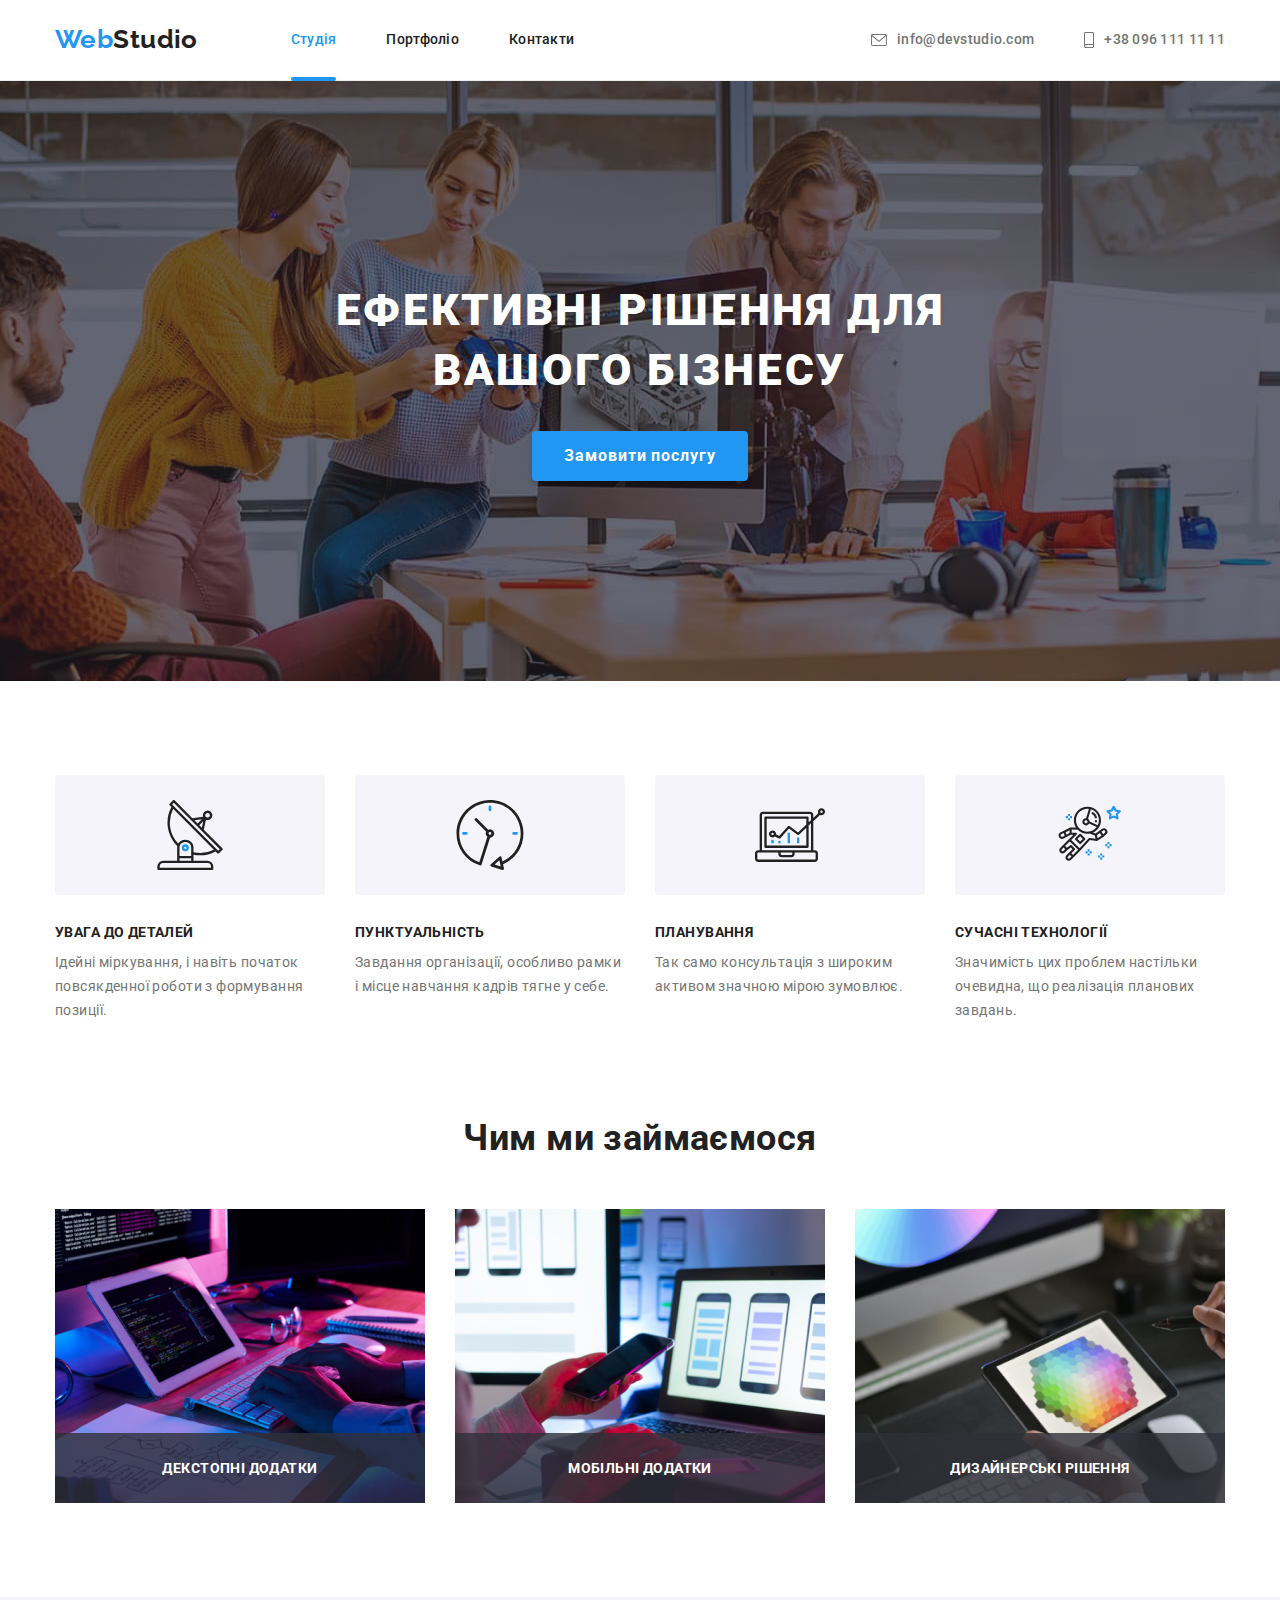
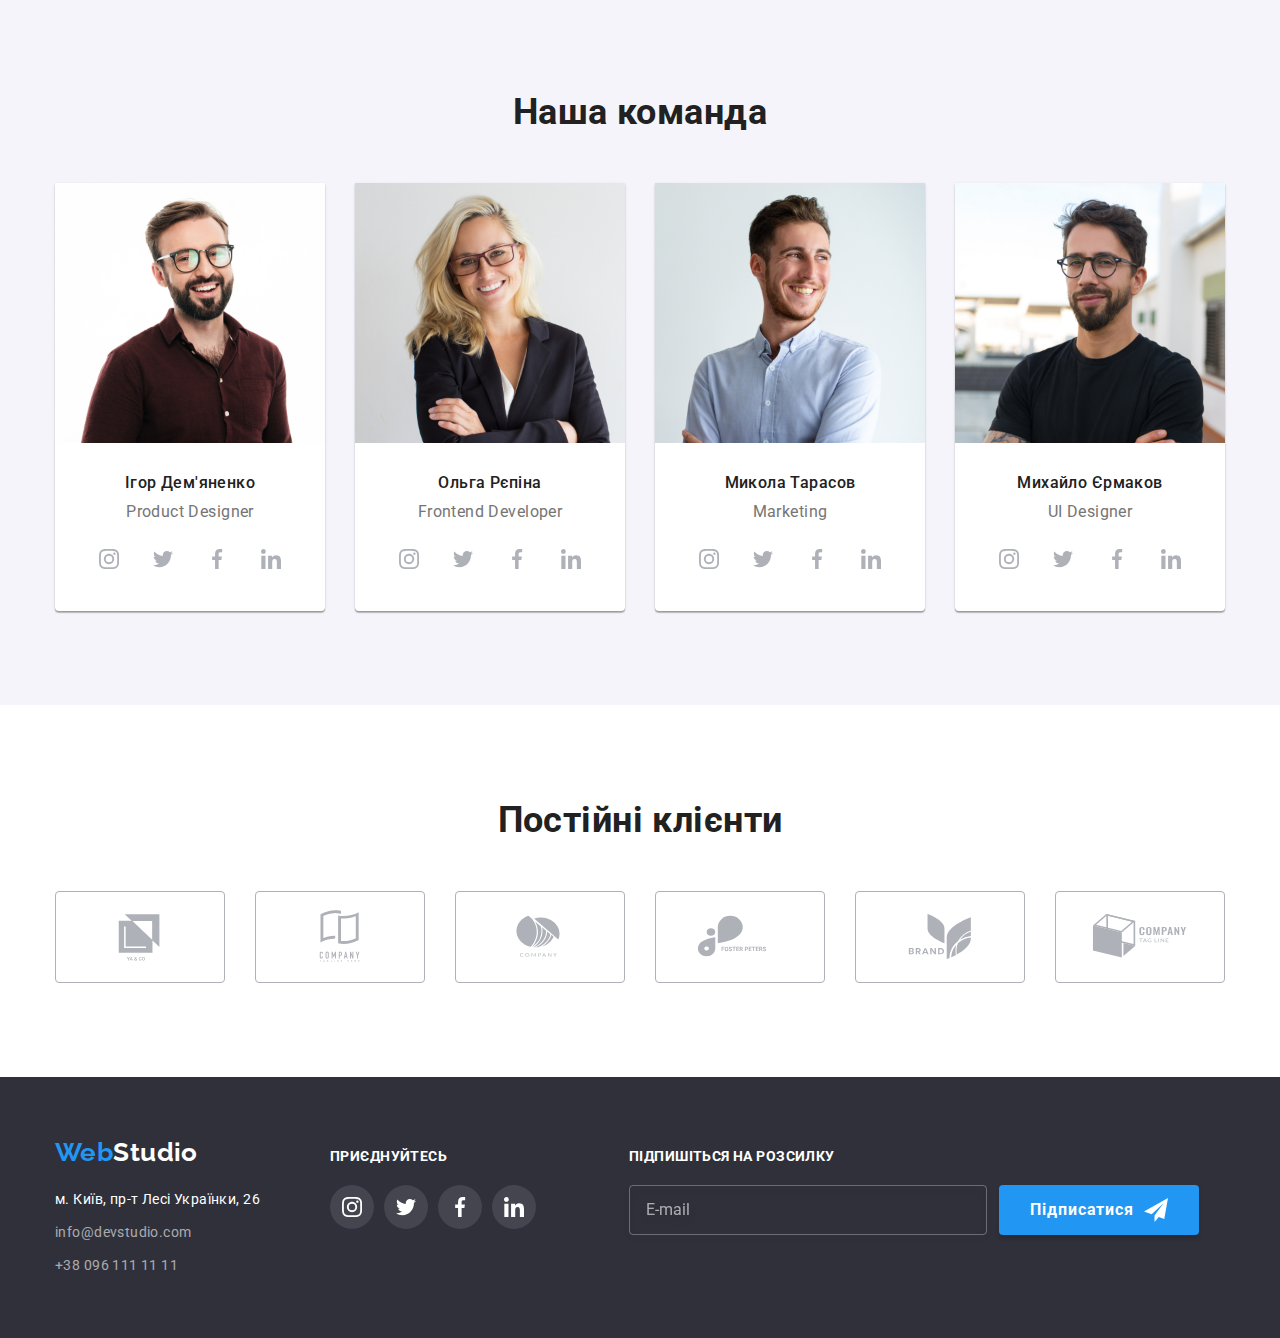
<file: index.html>
<!DOCTYPE html>
<html lang="uk">

<head>
  <meta charset="UTF-8" />
  <meta http-equiv="X-UA-Compatible" content="IE=edge" />
  <meta name="viewport" content="width=device-width, initial-scale=1.0" />
  <title>WebStudio</title>

  <link href="https://fonts.googleapis.com/css2?family=Raleway:wght@700&family=Roboto:wght@400;500;700;900&display=swap"
    rel="stylesheet" />
  <link rel="stylesheet"
    href="https://cdnjs.cloudflare.com/ajax/libs/modern-normalize/1.1.0/modern-normalize.min.css" />
  <link rel="stylesheet" href="./css/styles.css" />
</head>

<body>
  <header>
    <div class="container header">
      <a href="./index.html" class="header__logo link"><span class="header__logo-span">Web</span>Studio</a>
      <nav class="header__nav">
        <ul class="header__nav-list">
          <li class="header__nav-items list">
            <a href="./index.html" class="header__nav-link current link">Студія</a>
          </li>
          <li class="header__nav-items list">
            <a class="header__nav-link link" href="./portfolio.html">Портфоліо</a>
          </li>
          <li class="header__nav-items list">
            <a class="header__nav-link link" href="#footer">Контакти</a>
          </li>
        </ul>
      </nav>
      <ul class="header__contacts-list">
        <li class="header__contacts-items list">
          <a class="header__contacts-link link" href="mailto:info@devstudio.com">
            <svg class="header__contacts-icon" width="16px" height="12px">
              <use href="./images/icons.svg#icon-envelope"></use>
            </svg>
            info@devstudio.com
          </a>
        </li>
        <li class="header__contacts-items list">
          <a class="header__contacts-link link" href="tel:+380961111111">
            <svg class="header__contacts-icon" width="10px" height="16px">
              <use href="./images/icons.svg#icon-smartphone"></use>
            </svg>
            +38 096 111 11 11</a>
        </li>
      </ul>
    </div>
  </header>

  <main>
    <section class="hero">
      <div class="container">
        <h1 class="hero__title">Ефективні рішення для <br />вашого бізнесу</h1>
        <button type="button" class="hero__btn btn" data-modal-open>Замовити послугу</button>
      </div>
    </section>

    <section class="benefits section">
      <div class="container">
        <h2 class="visually-hidden">Наші переваги</h2>
        <ul class="benefits__list">
          <li class="benefits__items list">
            <div class="benefits__icon-container">
              <svg class="benefits__icon">
                <use href="./images/icons.svg#icon-antenna"></use>
              </svg>
            </div>
            <h3 class="benefits__list-title">УВАГА ДО ДЕТАЛЕЙ</h3>
            <p class="benefits__list-description">Ідейні міркування, і навіть початок повсякденної роботи з формування
              позиції.</p>
          </li>
          <li class="benefits__items list">
            <div class="benefits__icon-container">
              <svg class="benefits__icon">
                <use href="./images/icons.svg#icon-clock"></use>
              </svg>
            </div>
            <h3 class="benefits__list-title">ПУНКТУАЛЬНІСТЬ</h3>
            <p class="benefits__list-description">Завдання організації, особливо рамки і місце навчання кадрів тягне у
              себе.</p>
          </li>
          <li class="benefits__items list">
            <div class="benefits__icon-container">
              <svg class="benefits__icon">
                <use href="./images/icons.svg#icon-diagram"></use>
              </svg>
            </div>
            <h3 class="benefits__list-title">ПЛАНУВАННЯ</h3>
            <p class="benefits__list-description">Так само консультація з широким активом значною мірою зумовлює.</p>
          </li>
          <li class="benefits__items list">
            <div class="benefits__icon-container">
              <svg class="benefits__icon">
                <use href="./images/icons.svg#icon-astronaut"></use>
              </svg>
            </div>
            <h3 class="benefits__list-title">СУЧАСНІ ТЕХНОЛОГІЇ</h3>
            <p class="benefits__list-description">Значимість цих проблем настільки очевидна, що реалізація планових
              завдань.</p>
          </li>
        </ul>
      </div>
    </section>

    <section id="we-do" class="we-do section">
      <div class="container">
        <h2 class="we-do__title">Чим ми займаємося</h2>
        <ul class="we-do__list">
          <li class="we-do__items list">
            <img class="img" src="./images/we-do-code.jpg" alt="Людина друкує на клавіатурі" width="370" />
            <div class="we-do__description-container">
              <h3 class="we-do__description">Декстопні додатки</h3>
            </div>
          </li>
          <li class="we-do__items list">
            <img class="img" src="./images/we-do-phone.jpg" alt="Людина дивиться у телефон" width="370" />
            <div class="we-do__description-container">
              <h3 class="we-do__description">Мобільні додатки</h3>
            </div>
          </li>
          <li class="we-do__items list">
            <img class="img" src="./images/we-do-palette.jpg" alt="Кольорова палітра на планшеті" width="370" />
            <div class="we-do__description-container">
              <h3 class="we-do__description">Дизайнерські рішення</h3>
            </div>
          </li>
        </ul>
      </div>
    </section>

    <section class="team section">
      <div class="container">
        <h2 class="team__title">Наша команда</h2>
        <ul class="team__list">
          <li class="team__items list">
            <img class="img" src="./images/team-product-designer.jpg" alt="Ігор Дем'яненко" width="270" />
            <div class="team__items-container">
              <h3 class="team__items-title">Ігор Дем'яненко</h3>
              <p class="team__items-description">Product Designer</p>
            </div>
            <ul class="team__social">
              <li class="team__social-list list">
                <a class="team__social-link" href="https://www.instagram.com"><svg class="team__icon">
                    <use href="./images/icons.svg#icon-instagram"></use>
                  </svg></a>
              </li>
              <li class="team__social-list list">
                <a class="team__social-link" href="https://www.twitter.com"><svg class="team__icon">
                    <use href="./images/icons.svg#icon-twitter"></use>
                  </svg></a>
              </li>
              <li class="team__social-list list">
                <a class="team__social-link" href="https://www.facebook.com"><svg class="team__icon">
                    <use href="./images/icons.svg#icon-facebook"></use>
                  </svg></a>
              </li>
              <li class="team__social-list list">
                <a class="team__social-link" href="https://www.linkedin.com"><svg class="team__icon">
                    <use href="./images/icons.svg#icon-linkedin"></use>
                  </svg></a>
              </li>
            </ul>
          </li>
          <li class="team__items list">
            <img class="img" src="./images/team-frontend-developer.jpg" alt="Ольга Рєпіна" width="270" />
            <div class="team__items-container">
              <h3 class="team__items-title">Ольга Рєпіна</h3>
              <p class="team__items-description">Frontend Developer</p>
            </div>
            <ul class="team__social">
              <li class="team__social-list list">
                <a class="team__social-link" href="https://www.instagram.com"><svg class="team__icon">
                    <use href="./images/icons.svg#icon-instagram"></use>
                  </svg></a>
              </li>
              <li class="team__social-list list">
                <a class="team__social-link" href="https://www.twitter.com"><svg class="team__icon">
                    <use href="./images/icons.svg#icon-twitter"></use>
                  </svg></a>
              </li>
              <li class="team__social-list list">
                <a class="team__social-link" href="https://www.facebook.com"><svg class="team__icon">
                    <use href="./images/icons.svg#icon-facebook"></use>
                  </svg></a>
              </li>
              <li class="team__social-list list">
                <a class="team__social-link" href="https://www.linkedin.com"><svg class="team__icon">
                    <use href="./images/icons.svg#icon-linkedin"></use>
                  </svg></a>
              </li>
            </ul>
          </li>
          <li class="team__items list">
            <img class="img" src="./images/team-marketing.jpg" alt="Микола Тарасов" width="270" />
            <div class="team__items-container">
              <h3 class="team__items-title">Микола Тарасов</h3>
              <p class="team__items-description">Marketing</p>
            </div>
            <ul class="team__social">
              <li class="team__social-list list">
                <a class="team__social-link" href="https://www.instagram.com"><svg class="team__icon">
                    <use href="./images/icons.svg#icon-instagram"></use>
                  </svg></a>
              </li>
              <li class="team__social-list list">
                <a class="team__social-link" href="https://www.twitter.com"><svg class="team__icon">
                    <use href="./images/icons.svg#icon-twitter"></use>
                  </svg></a>
              </li>
              <li class="team__social-list list">
                <a class="team__social-link" href="https://www.facebook.com"><svg class="team__icon">
                    <use href="./images/icons.svg#icon-facebook"></use>
                  </svg></a>
              </li>
              <li class="team__social-list list">
                <a class="team__social-link" href="https://www.linkedin.com"><svg class="team__icon">
                    <use href="./images/icons.svg#icon-linkedin"></use>
                  </svg></a>
              </li>
            </ul>
          </li>
          <li class="team__items list">
            <img class="img" src="./images/team-ui-designer.jpg" alt="Михайло Єрмаков" width="270" />
            <div class="team__items-container">
              <h3 class="team__items-title">Михайло Єрмаков</h3>
              <p class="team__items-description">UI Designer</p>
            </div>
            <ul class="team__social">
              <li class="team__social-list list">
                <a class="team__social-link" href="https://www.instagram.com"><svg class="team__icon">
                    <use href="./images/icons.svg#icon-instagram"></use>
                  </svg></a>
              </li>
              <li class="team__social-list list">
                <a class="team__social-link" href="https://www.twitter.com"><svg class="team__icon">
                    <use href="./images/icons.svg#icon-twitter"></use>
                  </svg></a>
              </li>
              <li class="team__social-list list">
                <a class="team__social-link" href="https://www.facebook.com"><svg class="team__icon">
                    <use href="./images/icons.svg#icon-facebook"></use>
                  </svg></a>
              </li>
              <li class="team__social-list list">
                <a class="team__social-link" href="https://www.linkedin.com"><svg class="team__icon">
                    <use href="./images/icons.svg#icon-linkedin"></use>
                  </svg></a>
              </li>
            </ul>
          </li>
        </ul>
      </div>
    </section>

    <section class="clients section">
      <div class="container">
        <h2 class="clients__title">Постійні клієнти</h2>
        <ul class="clients__list">
          <li class="clients__items list">
            <a class="clients__link" href=""><svg class="clients__icon">
                <use href="./images/icons.svg#icon-logo-yaco"></use>
              </svg>
            </a>
          </li>
          <li class="clients__items list">
            <a class="clients__link" href=""><svg class="clients__icon">
                <use href="./images/icons.svg#icon-logo-tag-here"></use>
              </svg>
            </a>
          </li>
          <li class="clients__items list">
            <a class="clients__link" href=""><svg class="clients__icon">
                <use href="./images/icons.svg#icon-logo-company"></use>
              </svg>
            </a>
          </li>
          <li class="clients__items list">
            <a class="clients__link" href=""><svg class="clients__icon">
                <use href="./images/icons.svg#icon-logo-foster"></use>
              </svg>
            </a>
          </li>
          <li class="clients__items list">
            <a class="clients__link" href=""><svg class="clients__icon">
                <use href="./images/icons.svg#icon-logo-brand"></use>
              </svg>
            </a>
          </li>
          <li class="clients__items list">
            <a class="clients__link" href=""><svg class="clients__icon">
                <use href="./images/icons.svg#icon-logo-tag-line"></use>
              </svg>
            </a>
          </li>
        </ul>
      </div>
    </section>
  </main>

  <footer id="footer" class="footer">
    <div class="footer__container container">
      <div class="footer__contacts-container">
        <a class="footer__logo link" href="./index.html"><span class="footer__logo-span">Web</span>Studio</a>
        <address class="footer__contacts">
          <p class="footer__contacts-address">м. Київ, пр-т Лесі Українки, 26</p>
          <ul class="footer__contacts-list">
            <li class="footer__contacts-items list">
              <a class="footer__contacts-link link" href="mailto:info@devstudio.com">info@devstudio.com</a>
            </li>
            <li class="footer__contacts-items list">
              <a class="footer__contacts-link link" href="tel:+380961111111">+38 096 111 11 11</a>
            </li>
          </ul>
        </address>
      </div>
      <div class="footer__social-container">
        <h2 class="footer__social-title">Приєднуйтесь</h2>
        <ul class="footer__social">
          <li class="footer__social-list list">
            <a class="footer__social-link" href="https://www.instagram.com"><svg class="footer__icon">
                <use href="./images/icons.svg#icon-instagram"></use>
              </svg></a>
          </li>
          <li class="footer__social-list list">
            <a class="footer__social-link" href="https://www.twitter.com"><svg class="footer__icon">
                <use href="./images/icons.svg#icon-twitter"></use>
              </svg></a>
          </li>
          <li class="footer__social-list list">
            <a class="footer__social-link" href="https://www.facebook.com"><svg class="footer__icon">
                <use href="./images/icons.svg#icon-facebook"></use>
              </svg></a>
          </li>
          <li class="footer__social-list list">
            <a class="footer__social-link" href="https://www.linkedin.com"><svg class="footer__icon">
                <use href="./images/icons.svg#icon-linkedin"></use>
              </svg></a>
          </li>
        </ul>
      </div>
      <form class="footer__subscribe-container">
        <div class="footer__subscribe-field">
          <label for="mail" class="footer__subscribe-label">Підпишіться на розсилку</label>
          <input type="email" name="mail" id="mail" autocomplete="on" placeholder="E-mail"
            class="footer__subscribe-input">
        </div>
        <div class="footer__subscribe-btn-container">
          <button type="submit" class="footer__subscribe-btn btn">
            Підписатися
            <svg class="footer__subscribe-icon" width="24" height="24">
              <use href="./images/icons.svg#icon-plain"></use>
            </svg></button>
        </div>
      </form>
    </div>
  </footer>

  <div class="backdrop is-hidden" data-modal>
    <div class="modal">
      <div class="modal__close-btn-container">
        <button class="modal__close-btn" type="button" data-modal-close>
          <svg class="modal__close-btn-img" width="18px" height="18px">
            <use href="./images/icons.svg#icon-modal-close"></use>
          </svg>
        </button>
      </div>
      <form class="modal__form" autocomplete="off">
        <p class="modal__title">Залиште свої дані, ми вам передзвонимо</p>
        <div class="modal__field">
          <label class="modal__label" for="name">Ім'я</label>
          <input class="modal__input" type="text" name="name" id="name">
          <svg class="modal__icon" width="18px" height="18px">
            <use href="./images/icons.svg#icon-person"></use>
          </svg>
        </div>
        <div class="modal__field">
          <label class="modal__label" for="tel">Телефон</label>
          <input class="modal__input" type="tel" name="tel" id="tel" autocomplete="off">
          <svg class="modal__icon" width="18px" height="18px">
            <use href="./images/icons.svg#icon-phone"></use>
          </svg>
        </div>
        <div class="modal__field">
          <label class="modal__label" for="email">Пошта</label>
          <input class="modal__input" type="email" name="email" id="email" autocomplete="on">
          <svg class="modal__icon" width="18px" height="18px">
            <use href="./images/icons.svg#icon-email"></use>
          </svg>
        </div>
        <div class="modal__field">
          <label class="modal__label" for="comment">Коментар</label>
          <textarea class="modal__comment" name="comment" id="comment" placeholder="Введіть текст"></textarea>
        </div>
        <label class="modal__policy-label">
          <input class="modal__policy-chekbox" type="checkbox" name="policy" id="policy">
          <svg class="modal__policy-icon" width="16px" height="15px">
            <use href="./images/icons.svg#icon-check"></use>
          </svg>
          <span class="modal__policy-text">Погоджуюся з розсилкою та приймаю <a href="" class="modal__policy-link">Умови
              договору</a></span>
        </label>
        <button type="submit" class="modal__send-btn btn">Відправити</button>
    </div>
  </div>

  <script src="./js/modal.js"></script>
</body>

</html>
</file>
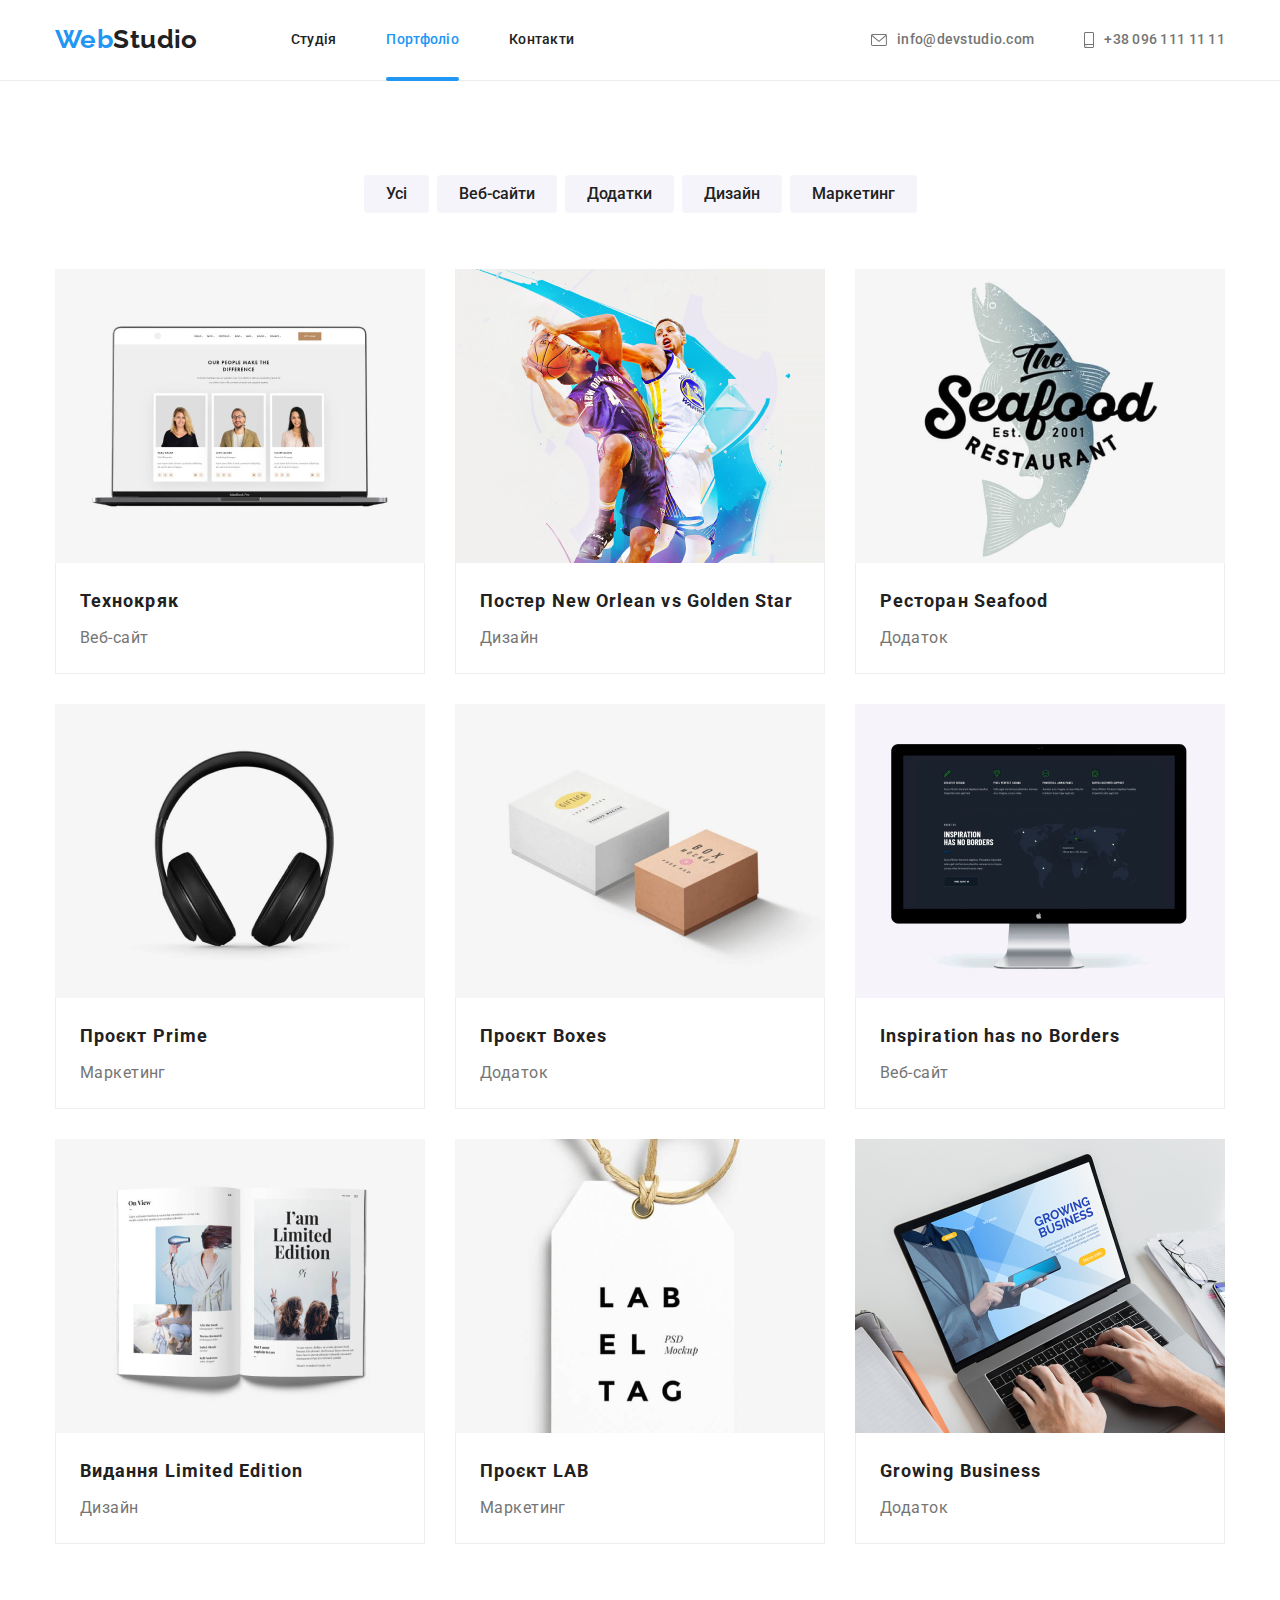
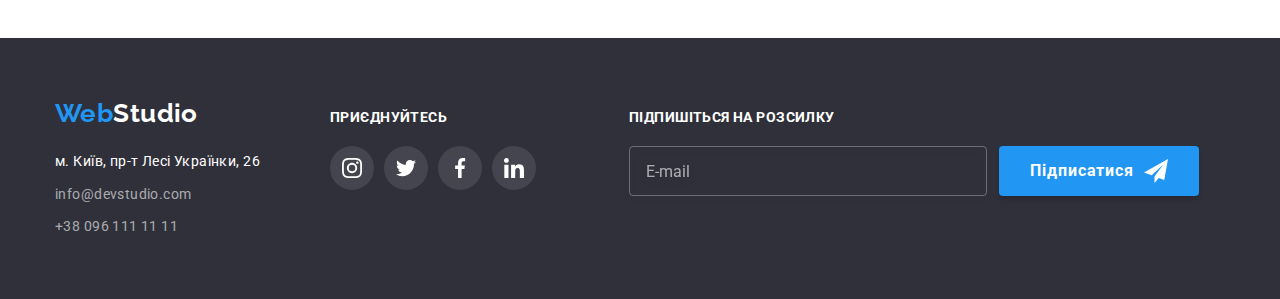
<file: portfolio.html>
<!DOCTYPE html>
<html lang="uk">

<head>
  <meta charset="UTF-8" />
  <meta http-equiv="X-UA-Compatible" content="IE=edge" />
  <meta name="viewport" content="width=device-width, initial-scale=1.0" />
  <title>Портфоліо</title>

  <link href="https://fonts.googleapis.com/css2?family=Raleway:wght@700&family=Roboto:wght@400;500;700;900&display=swap"
    rel="stylesheet" />
  <link rel="stylesheet"
    href="https://cdnjs.cloudflare.com/ajax/libs/modern-normalize/1.1.0/modern-normalize.min.css" />
  <link rel="stylesheet" href="./css/styles.css" />
</head>

<body>
  <header>
    <div class="container header">
      <a href="./index.html" class="header__logo link"><span class="header__logo-span">Web</span>Studio</a>
      <nav class="header__nav">
        <ul class="header__nav-list">
          <li class="header__nav-items list">
            <a href="./index.html" class="header__nav-link link">Студія</a>
          </li>
          <li class="header__nav-items list">
            <a class="header__nav-link link current" href="./portfolio.html">Портфоліо</a>
          </li>
          <li class="header__nav-items list">
            <a class="header__nav-link link" href="#footer">Контакти</a>
          </li>
        </ul>
      </nav>
      <ul class="header__contacts-list">
        <li class="header__contacts-items list">
          <a class="header__contacts-link link" href="mailto:info@devstudio.com">
            <svg class="header__contacts-icon" width="16px" height="12px">
              <use href="./images/icons.svg#icon-envelope"></use>
            </svg>
            info@devstudio.com
          </a>
        </li>
        <li class="header__contacts-items list">
          <a class="header__contacts-link link" href="tel:+380961111111">
            <svg class="header__contacts-icon" width="10px" height="16px">
              <use href="./images/icons.svg#icon-smartphone"></use>
            </svg>
            +38 096 111 11 11</a>
        </li>
      </ul>
    </div>
  </header>

  <main>
    <section class="portfolio section">
      <div class="container">
        <h1 class="visually-hidden">Портфоліо</h1>
        <ul class="portfolio__filter">
          <li class="portfolio__filter-items list">
            <button class="portfolio__filter-btn" type="button">Усі</button>
          </li>
          <li class="portfolio__filter-items list">
            <button class="portfolio__filter-btn" type="button">Веб-сайти</button>
          </li>
          <li class="portfolio__filter-items list">
            <button class="portfolio__filter-btn" type="button">Додатки</button>
          </li>
          <li class="portfolio__filter-items list">
            <button class="portfolio__filter-btn" type="button">Дизайн</button>
          </li>
          <li class="portfolio__filter-items list">
            <button class="portfolio__filter-btn" type="button">Маркетинг</button>
          </li>
        </ul>
        <ul class="portfolio__list">
          <li class="portfolio__card list">
            <div class="portfolio__thumb">
              <img class="img" src="./images/portfolio-techno-kryak.jpg" width="370" alt="Проєкт Технокряк" />
              <div class="portfolio__description">
                <p class="portfolio__text">
                  Ресурс пропонує комплексні пропозиції з різним рівнем функціоналу та сервісів. Все це дозволить
                  відвідувачу отримати вичерпні
                  відомості про компанію чи приватну особу.
                </p>
              </div>
            </div>
            <div class="portfolio__card-container">
              <h2 class="portfolio__card-title">Технокряк</h2>
              <p class="portfolio__card-description">Веб-сайт</p>
            </div>
          </li>
          <li class="portfolio__card list">
            <div class="portfolio__thumb">
              <img class="img" src="./images/portfolio-new-orlean.jpg" width="370"
                alt="Постер New Orlean vs Golden Star" />
              <div class="portfolio__description">
                <p class="portfolio__text">
                  Ресурс пропонує комплексні пропозиції з різним рівнем функціоналу та сервісів. Все це дозволить
                  відвідувачу отримати вичерпні
                  відомості про компанію чи приватну особу.
                </p>
              </div>
            </div>
            <div class="portfolio__card-container">
              <h2 class="portfolio__card-title">Постер New Orlean vs Golden Star</h2>
              <p class="portfolio__card-description">Дизайн</p>
            </div>
          </li>
          <li class="portfolio__card list">
            <div class="portfolio__thumb">
              <img class="img" src="./images/portfolio-seafood.jpg" width="370" alt="Ресторан Seafood" />
              <div class="portfolio__description">
                <p class="portfolio__text">
                  Ресурс пропонує комплексні пропозиції з різним рівнем функціоналу та сервісів. Все це дозволить
                  відвідувачу отримати вичерпні
                  відомості про компанію чи приватну особу.
                </p>
              </div>
            </div>
            <div class="portfolio__card-container">
              <h2 class="portfolio__card-title">Ресторан Seafood</h2>
              <p class="portfolio__card-description">Додаток</p>
            </div>
          </li>
          <li class="portfolio__card list">
            <div class="portfolio__thumb">
              <img class="img" src="./images/portfolio-prime.jpg" width="370" alt="Проєкт Prime" />
              <div class="portfolio__description">
                <p class="portfolio__text">
                  Ресурс пропонує комплексні пропозиції з різним рівнем функціоналу та сервісів. Все це дозволить
                  відвідувачу отримати вичерпні
                  відомості про компанію чи приватну особу.
                </p>
              </div>
            </div>
            <div class="portfolio__card-container">
              <h2 class="portfolio__card-title">Проєкт Prime</h2>
              <p class="portfolio__card-description">Маркетинг</p>
            </div>
          </li>
          <li class="portfolio__card list">
            <div class="portfolio__thumb">
              <img class="img" src="./images/portfolio-boxes.jpg" width="370" alt="Проєкт Boxes" />
              <div class="portfolio__description">
                <p class="portfolio__text">
                  Ресурс пропонує комплексні пропозиції з різним рівнем функціоналу та сервісів. Все це дозволить
                  відвідувачу отримати вичерпні
                  відомості про компанію чи приватну особу.
                </p>
              </div>
            </div>
            <div class="portfolio__card-container">
              <h2 class="portfolio__card-title">Проєкт Boxes</h2>
              <p class="portfolio__card-description">Додаток</p>
            </div>
          </li>
          <li class="portfolio__card list">
            <div class="portfolio__thumb">
              <img class="img" src="./images/portfolio-inspiration.jpg" width="370" alt="Inspiration has no Borders" />
              <div class="portfolio__description">
                <p class="portfolio__text">
                  Ресурс пропонує комплексні пропозиції з різним рівнем функціоналу та сервісів. Все це дозволить
                  відвідувачу отримати вичерпні
                  відомості про компанію чи приватну особу.
                </p>
              </div>
            </div>
            <div class="portfolio__card-container">
              <h2 class="portfolio__card-title">Inspiration has no Borders</h2>
              <p class="portfolio__card-description">Веб-сайт</p>
            </div>
          </li>
          <li class="portfolio__card list">
            <div class="portfolio__thumb">
              <img class="img" src="./images/portfolio-limited-edition.jpg" width="370" alt="Видання Limited Edition" />
              <div class="portfolio__description">
                <p class="portfolio__text">
                  Ресурс пропонує комплексні пропозиції з різним рівнем функціоналу та сервісів. Все це дозволить
                  відвідувачу отримати вичерпні
                  відомості про компанію чи приватну особу.
                </p>
              </div>
            </div>
            <div class="portfolio__card-container">
              <h2 class="portfolio__card-title">Видання Limited Edition</h2>
              <p class="portfolio__card-description">Дизайн</p>
            </div>
          </li>
          <li class="portfolio__card list">
            <div class="portfolio__thumb">
              <img class="img" src="./images/portfolio-lab.jpg" width="370" alt="Проєкт LAB" />
              <div class="portfolio__description">
                <p class="portfolio__text">
                  Ресурс пропонує комплексні пропозиції з різним рівнем функціоналу та сервісів. Все це дозволить
                  відвідувачу отримати вичерпні
                  відомості про компанію чи приватну особу.
                </p>
              </div>
            </div>
            <div class="portfolio__card-container">
              <h2 class="portfolio__card-title">Проєкт LAB</h2>
              <p class="portfolio__card-description">Маркетинг</p>
            </div>
          </li>
          <li class="portfolio__card list">
            <div class="portfolio__thumb">
              <img class="img" src="./images/portfolio-growing-business.jpg" width="370"
                alt="Проєкт Growing Business" />
              <div class="portfolio__description">
                <p class="portfolio__text">
                  Ресурс пропонує комплексні пропозиції з різним рівнем функціоналу та сервісів. Все це дозволить
                  відвідувачу отримати вичерпні
                  відомості про компанію чи приватну особу.
                </p>
              </div>
            </div>
            <div class="portfolio__card-container">
              <h2 class="portfolio__card-title">Growing Business</h2>
              <p class="portfolio__card-description">Додаток</p>
            </div>
          </li>
        </ul>
      </div>
    </section>
  </main>

  <footer id="footer" class="footer">
    <div class="footer__container container">
      <div class="footer__contacts-container">
        <a class="footer__logo link" href="./index.html"><span class="footer__logo-span">Web</span>Studio</a>
        <address class="footer__contacts">
          <p class="footer__contacts-address">м. Київ, пр-т Лесі Українки, 26</p>
          <ul class="footer__contacts-list">
            <li class="footer__contacts-items list">
              <a class="footer__contacts-link link" href="mailto:info@devstudio.com">info@devstudio.com</a>
            </li>
            <li class="footer__contacts-items list">
              <a class="footer__contacts-link link" href="tel:+380961111111">+38 096 111 11 11</a>
            </li>
          </ul>
        </address>
      </div>
      <div class="footer__social-container">
        <h2 class="footer__social-title">Приєднуйтесь</h2>
        <ul class="footer__social">
          <li class="footer__social-list list">
            <a class="footer__social-link" href="https://www.instagram.com"><svg class="footer__icon">
                <use href="./images/icons.svg#icon-instagram"></use>
              </svg></a>
          </li>
          <li class="footer__social-list list">
            <a class="footer__social-link" href="https://www.twitter.com"><svg class="footer__icon">
                <use href="./images/icons.svg#icon-twitter"></use>
              </svg></a>
          </li>
          <li class="footer__social-list list">
            <a class="footer__social-link" href="https://www.facebook.com"><svg class="footer__icon">
                <use href="./images/icons.svg#icon-facebook"></use>
              </svg></a>
          </li>
          <li class="footer__social-list list">
            <a class="footer__social-link" href="https://www.linkedin.com"><svg class="footer__icon">
                <use href="./images/icons.svg#icon-linkedin"></use>
              </svg></a>
          </li>
        </ul>
      </div>
      <form class="footer__subscribe-container">
        <div class="footer__subscribe-field">
          <label for="mail" class="footer__subscribe-label">Підпишіться на розсилку</label>
          <input type="email" name="mail" id="mail" autocomplete="on" placeholder="E-mail"
            class="footer__subscribe-input">
        </div>
        <div class="footer__subscribe-btn-container">
          <button type="submit" class="footer__subscribe-btn btn">
            Підписатися
            <svg class="footer__subscribe-icon" width="24" height="24">
              <use href="./images/icons.svg#icon-plain"></use>
            </svg></button>
        </div>
      </form>
    </div>
  </footer>
</body>

</html>
</file>
<file: css/styles.css>
:root {
  --main-background-color: #ffffff;
  --main-text-color: #212121;
  --text-description-color: #757575;
  --object-active-color: #2196f3;
  --accent-background-color: #f5f4fa;
  --footer-background-color: #2f303a;
  --main-font-family: "Roboto", sans-serif;
  --logo-font-family: "Raleway";
  --button-active-color: #188ce8;
  --header-border-color: #ececec;
  --footer-contacts-color: rgba(255, 255, 255, 0.6);
  --footer-social-background-color: rgba(255, 255, 255, 0.1);
  --icons-color: #afb1b8;
}

body {
  background: var(--main-background-color);
  font-family: var(--main-font-family);
  color: var(--main-text-color);
  font-size: 14px;
  letter-spacing: 0.03em;
  margin: 0;
}

.link {
  text-decoration: none;
}

.list {
  list-style: none;
}

ul {
  padding-left: 0;
  margin: 0;
}

h1,
h2,
h3,
h4,
h5,
h6,
p {
  margin: 0;
}

.img {
  display: block;
  width: 100%;
  height: auto;
}

.container {
  width: 1200px;
  margin: 0 auto;
  padding: 0 15px;
}

.header {
  display: flex;
}

.header__logo {
  font-family: var(--logo-font-family);
  font-weight: 700;
  font-size: 26px;
  line-height: 1.2;
  color: var(--main-text-color);
  padding-top: 24px;
  padding-bottom: 25px;
  margin-right: 93px;
}

.header__logo-span {
  color: var(--object-active-color);
}

.header__nav-list,
.header__contacts-list {
  display: flex;
  margin-left: auto;
}

.header__nav-items,
.header__contacts-items {
  margin-right: 50px;
}

.header__nav-items:last-child,
.header__contacts-items:last-child {
  margin-right: 0;
}

.header__nav-list {
  margin-left: auto;
}

.header__nav-link,
.header__contacts-link {
  padding-top: 32px;
  padding-bottom: 32px;
  display: inline-block;
}

.header__nav-link,
.header__contacts-link {
  font-weight: 500;
  line-height: 1.14;
  letter-spacing: 0.02em;

  transition: color 250ms cubic-bezier(0.4, 0, 0.2, 1);
}

.header__nav-link {
  color: var(--main-text-color);
}

.header__contacts-link {
  display: inline-flex;
  align-items: center;
  color: var(--text-description-color);
}

.header__contacts-icon {
  margin-right: 10px;
  fill: currentColor;
}

.header__nav-link:hover,
.header__contacts-link:hover,
.header__nav-link:focus,
.header__contacts-link:focus {
  color: var(--object-active-color);
}

.header__nav-items .current {
  position: relative;
  color: var(--object-active-color);
}

.current::after {
  content: "";
  display: block;
  width: 100%;
  height: 4px;
  background-color: var(--object-active-color);
  border-radius: 2px;
  position: absolute;
  left: 0;
  bottom: -1px;
}

header::after {
  content: "";
  display: block;
  border-bottom: 1px solid var(--header-border-color);
}

.section {
  padding-top: 94px;
  padding-bottom: 94px;
}

.hero {
  max-width: 1600px;
  margin-left: auto;
  margin-right: auto;
  background-color: var(--footer-background-color);
  background-image: linear-gradient(to right, rgba(47, 48, 58, 0.4), rgba(47, 48, 58, 0.4)), url(../images/banner.jpg);
  background-repeat: no-repeat;
  background-position: center;
  background-size: cover;
  padding-top: 200px;
  padding-bottom: 200px;
}

.hero__title {
  font-weight: 900;
  font-size: 44px;
  line-height: 1.36;
  text-align: center;
  letter-spacing: 0.06em;
  color: var(--main-background-color);
  text-transform: uppercase;
  margin-bottom: 30px;
}

.btn {
  background: var(--object-active-color);
  box-shadow: 0px 4px 4px rgba(0, 0, 0, 0.15);
  border-radius: 4px;
  border: none;
  color: var(--main-background-color);
  font-weight: 700;
  font-size: 16px;
  line-height: 1.88;
  letter-spacing: 0.06em;
  cursor: pointer;
}

.btn:active {
  background: var(--button-active-color);
}

.hero__btn {
  min-width: 216px;
  height: 50px;
  margin: 0 auto;
  display: block;
}

.benefits {
  padding-bottom: 0px;
}

.benefits__icon-container {
  max-width: 270px;
  height: 120px;
  display: flex;
  align-items: center;
  justify-content: center;
  background-color: var(--accent-background-color);
  margin-bottom: 30px;
  border-radius: 4px;
}

.benefits__icon {
  width: 70px;
  height: 70px;
}

.benefits__list {
  display: flex;
  justify-content: space-between;
  gap: 30px;
}

.benefits__items {
  max-width: 270px;
}

.benefits__list-title {
  font-size: 14px;
  font-weight: 700;
  line-height: 1.14;
  margin-bottom: 10px;
}

.benefits__list-description {
  line-height: 1.71;
  color: var(--text-description-color);
}

.we-do__title,
.team__title,
.clients__title {
  font-size: 36px;
  line-height: 1.17;
  text-align: center;
  margin-bottom: 50px;
}

.we-do__list {
  display: flex;
  gap: 30px;
}

.we-do__items {
  position: relative;
}

.we-do__description-container {
  position: absolute;
  bottom: 0;
  width: 100%;
  background: rgba(47, 48, 58, 0.8);
  padding-top: 27px;
  padding-bottom: 27px;
}

.we-do__description {
  font-weight: 700;
  font-size: 14px;
  line-height: calc(16 / 14);
  text-align: center;
  text-transform: uppercase;
  color: var(--main-background-color);
}

.team {
  background: var(--accent-background-color);
}

.team__list {
  display: flex;
  gap: 30px;
}

.team__items-container {
  padding-top: 30px;
}

.team__items {
  background: var(--main-background-color);
  box-shadow: 0px 1px 3px rgba(0, 0, 0, 0.12), 0px 1px 1px rgba(0, 0, 0, 0.14), 0px 2px 1px rgba(0, 0, 0, 0.2);
  border-radius: 0px 0px 4px 4px;
  border: none;
  max-width: 270px;
}

.team__items-title {
  font-weight: 500;
  font-size: 16px;
  line-height: 1.19;
  text-align: center;
  margin-bottom: 10px;
}

.team__items-description {
  font-size: 16px;
  line-height: 1.19;
  text-align: center;
  color: var(--text-description-color);
}

.team__social {
  display: flex;
  padding-left: 32px;
  padding-right: 32px;
  padding-bottom: 30px;
  margin-top: 16px;
  gap: 10px;
}

.team__social-link {
  display: inline-flex;
  width: 44px;
  height: 44px;
  border-radius: 50%;
  align-items: center;
  justify-content: center;
  color: var(--icons-color);
  background-color: var(--main-background-color);

  transition: color 250ms cubic-bezier(0.4, 0, 0.2, 1), background-color 250ms cubic-bezier(0.4, 0, 0.2, 1);
}

.team__icon {
  width: 20px;
  height: 20px;
  fill: currentColor;
}

.team__social-link:hover,
.team__social-link:focus {
  background-color: var(--object-active-color);
  color: var(--main-background-color);
}

.clients__list {
  display: flex;
  gap: 30px;
}

.clients__link {
  display: inline-flex;
  width: 170px;
  height: 92px;
  align-items: center;
  justify-content: center;
  border: 1px solid var(--icons-color);
  border-radius: 4px;
  color: var(--icons-color);
  background-color: var(--main-background-color);

  transition: color 250ms cubic-bezier(0.4, 0, 0.2, 1), background-color 250ms cubic-bezier(0.4, 0, 0.2, 1);
}

.clients__icon {
  width: 106px;
  height: 60px;
  fill: currentColor;
}

.clients__link:hover,
.clients__link:focus {
  color: var(--object-active-color);
  border: 1px solid var(--object-active-color);
}

.footer {
  background: var(--footer-background-color);
  padding-top: 60px;
  padding-bottom: 60px;
}

.footer__container {
  display: flex;
  align-items: baseline;
}

.footer__contacts-container {
  margin-right: 70px;
}

.footer__logo {
  font-family: var(--logo-font-family);
  font-weight: 700;
  font-size: 26px;
  line-height: 1.2;
  color: var(--main-background-color);
}

.footer__logo-span {
  color: var(--object-active-color);
}

.footer__contacts {
  line-height: 1.71;
  font-style: normal;
  color: var(--main-background-color);
  margin-top: 20px;
}

.footer__contacts-address {
  margin-bottom: 9px;
}

.footer__contacts-items {
  margin-bottom: 9px;
}

.footer__contacts-items:last-child {
  margin-bottom: 0;
}

.footer__contacts-link {
  color: var(--footer-contacts-color);
  transition: color 250ms cubic-bezier(0.4, 0, 0.2, 1);
}

.footer__contacts-link:hover,
.footer__contacts-link:focus {
  color: var(--main-background-color);
}

.footer__social-title,
.footer__subscribe-label {
  font-weight: 700;
  font-size: 14px;
  line-height: 1.14;
  text-transform: uppercase;
  color: var(--main-background-color);
  margin-bottom: 20px;
}

.footer__social {
  display: flex;
  gap: 10px;
}

.footer__social-link {
  display: inline-flex;
  width: 44px;
  height: 44px;
  border-radius: 50%;
  align-items: center;
  justify-content: center;
  background-color: var(--footer-social-background-color);
  transition: background-color 250ms cubic-bezier(0.4, 0, 0.2, 1);
}

.footer__icon {
  width: 20px;
  height: 20px;
  fill: var(--main-background-color);
}

.footer__social-link:hover,
.footer__social-link:focus {
  background-color: var(--object-active-color);
}

.footer__subscribe-container {
  display: flex;
  margin-left: 93px;
}

.footer__subscribe-field {
  display: flex;
  flex-direction: column;
}

.footer__subscribe-input {
  width: 358px;
  height: 50px;
  border: 1px solid rgba(255, 255, 255, 0.3);
  filter: drop-shadow(0px 4px 4px rgba(0, 0, 0, 0.15));
  border-radius: 4px;
  background-color: transparent;
  font-size: 16px;
  line-height: calc(20 / 14);
  color: var(--footer-contacts-color);
  padding-left: 16px;
  outline: transparent;
  transition: border 250ms cubic-bezier(0.4, 0, 0.2, 1);
}

.footer__subscribe-input:focus {
  border: 1px solid var(--object-active-color);
}

.footer__subscribe-input::placeholder {
  font-size: 16px;
  line-height: calc(20 / 14);
  color: var(--footer-contacts-color);
}

.footer__subscribe-btn-container {
  display: flex;
  justify-content: center;
  align-items: flex-end;
}

.footer__subscribe-btn {
  display: inline-flex;
  justify-content: center;
  align-items: center;
  width: 200px;
  height: 50px;
  padding: 0;
  margin: 0;
  margin-left: 12px;
}

.footer__subscribe-icon {
  margin-left: 10px;
}

.visually-hidden {
  position: absolute;
  width: 1px;
  height: 1px;
  margin: -1px;
  border: 0;
  padding: 0;

  white-space: nowrap;
  clip-path: inset(100%);
  clip: rect(0 0 0 0);
  overflow: hidden;
}

.portfolio__filter {
  display: flex;
  justify-content: center;
  margin-bottom: 56px;
  gap: 8px;
}

.portfolio__filter-btn {
  height: 38px;
  background: var(--accent-background-color);
  border-radius: 4px;
  border: none;
  font-weight: 500;
  font-size: 16px;
  line-height: 1.63;
  text-align: center;
  cursor: pointer;
  font-family: var(--main-font-family);
  color: var(--main-text-color);
  padding-left: 22px;
  padding-right: 22px;

  transition: background-color 250ms cubic-bezier(0.4, 0, 0.2, 1), box-shadow 250ms cubic-bezier(0.4, 0, 0.2, 1),
    color 250ms cubic-bezier(0.4, 0, 0.2, 1);
}

.portfolio__filter-btn:hover,
.portfolio__filter-btn:focus {
  background: var(--object-active-color);
  box-shadow: 0px 3px 1px rgba(0, 0, 0, 0.1), 0px 1px 2px rgba(0, 0, 0, 0.08), 0px 2px 2px rgba(0, 0, 0, 0.12);
  color: var(--main-background-color);
}

.portfolio__list {
  display: flex;
  flex-wrap: wrap;
  gap: 30px;
  justify-items: center;
}

.portfolio__card {
  min-width: 370px;
  transition: box-shadow 250ms cubic-bezier(0.4, 0, 0.2, 1);
  cursor: pointer;
}

.portfolio__card:hover,
.portfolio__card:focus {
  box-shadow: 0px 1px 1px rgba(0, 0, 0, 0.12), 0px 4px 4px rgba(0, 0, 0, 0.06), 1px 4px 6px rgba(0, 0, 0, 0.16);
}

.portfolio__card-container {
  padding: 20px 24px 20px 24px;
  border: 1px solid #eeeeee;
  border-top: none;
}

.portfolio__card-title {
  font-weight: 700;
  font-size: 18px;
  line-height: 2;
  letter-spacing: 0.06em;
  margin-bottom: 4px;
}

.portfolio__card-description {
  font-size: 16px;
  line-height: 1.88;
  color: var(--text-description-color);
}

.portfolio__thumb {
  position: relative;
  overflow: hidden;
}

.portfolio__description {
  position: absolute;
  width: 100%;
  height: 100%;
  top: 0;
  left: 0;
  padding-left: 24px;
  padding-right: 24px;
  display: flex;
  align-items: center;
  background-color: rgba(33, 150, 243, 0.9);
  transform: translateY(100%);

  transition: transform 250ms cubic-bezier(0.4, 0, 0.2, 1);
}

.portfolio__card:hover .portfolio__description,
.portfolio__card:focus .portfolio__description {
  transform: translateY(0);
}

.portfolio__text {
  font-size: 18px;
  line-height: calc(28 / 18);
  color: var(--main-background-color);
}

.backdrop {
  position: fixed;
  top: 0;
  left: 0;
  width: 100vw;
  height: 100vh;
  background-color: rgba(0, 0, 0, 0.2);

  opacity: 1;
  transition: opacity 250ms cubic-bezier(0.4, 0, 0.2, 1), visibility 250ms cubic-bezier(0.4, 0, 0.2, 1);
}

.backdrop.is-hidden {
  visibility: hidden;
  opacity: 0;
  pointer-events: none;
}

.backdrop.is-hidden .modal {
  transform: translate(-50%, -50%) scale(0);
}

.modal {
  position: relative;
  top: 50%;
  left: 50%;
  transform: translate(-50%, -50%) scale(1);
  width: 528px;
  height: 581px;
  background-color: var(--main-background-color);
  box-shadow: 0px 1px 3px rgba(0, 0, 0, 0.12), 0px 1px 1px rgba(0, 0, 0, 0.14), 0px 2px 1px rgba(0, 0, 0, 0.2);
  border-radius: 4px;
  transition: transform 250ms cubic-bezier(0.4, 0, 0.2, 1);
  position: absolute;
  padding: 42px 40px 40px 40px;
}

.modal__close-btn-container {
  position: absolute;
  right: 8px;
  top: 8px;
}

.modal__close-btn {
  cursor: pointer;
  background-color: var(--main-background-color);
  border: 1px solid rgba(0, 0, 0, 0.1);
  padding: 6px;
  border-radius: 50%;
  display: inline-flex;
  align-items: center;
  justify-content: center;
  color: #000000;
  cursor: pointer;
  outline: transparent;

  transition: color 250ms cubic-bezier(0.4, 0, 0.2, 1);
}

.modal__close-btn:hover,
.modal__close-btn:focus {
  color: var(--object-active-color);
}

.modal__close-btn-img {
  fill: currentColor;
}

.modal__form {
  margin: 0 auto;
}

.modal__title {
  font-weight: 700;
  font-size: 20px;
  line-height: calc(23 / 20);
  text-align: center;
  margin-top: 2px;
  margin-bottom: 12px;
}

.modal__field {
  display: flex;
  flex-direction: column;
  position: relative;
}

.modal__label {
  font-weight: 400;
  font-size: 12px;
  line-height: calc(14 / 12);
  letter-spacing: 0.01em;
  color: var(--text-description-color);
  margin-bottom: 4px;
}

.modal__input {
  height: 40px;
  border: 1px solid rgba(33, 33, 33, 0.2);
  border-radius: 4px;
  background-color: transparent;
  margin-bottom: 10px;
  padding-left: 42px;
  outline: transparent;
  transition: border 250ms cubic-bezier(0.4, 0, 0.2, 1);
}

.modal__input:focus {
  border: 1px solid var(--object-active-color);
}

.modal__icon {
  position: absolute;
  bottom: 21px;
  left: 12px;
  transition: fill 250ms cubic-bezier(0.4, 0, 0.2, 1);
}

.modal__input:focus+.modal__icon {
  fill: var(--object-active-color);
}

.modal__comment {
  height: 120px;
  border: 1px solid rgba(33, 33, 33, 0.2);
  border-radius: 4px;
  background-color: transparent;
  margin-bottom: 10px;
  resize: none;
  padding: 12px 16px;
  outline: transparent;
  transition: border 250ms cubic-bezier(0.4, 0, 0.2, 1);
}

.modal__comment:focus {
  border: 1px solid var(--object-active-color);
}

.modal__comment::placeholder {
  font-weight: 400;
  font-size: 12px;
  line-height: calc(14 / 12);
  letter-spacing: 0.01em;
  color: rgba(117, 117, 117, 0.5);
}

.modal__policy-label {
  display: flex;
  justify-content: center;
  align-items: center;
}

.modal__policy-chekbox {
  position: absolute;
  width: 1px;
  height: 1px;
  margin: -1px;
  border: 0;
  padding: 0;

  white-space: nowrap;
  clip-path: inset(100%);
  clip: rect(0 0 0 0);
  overflow: hidden;
}

.modal__policy-text {
  line-height: calc(24 / 14);
  color: var(--text-description-color);
}

.modal__policy-link {
  text-decoration: underline;
  color: var(--object-active-color);
}

.modal__policy-icon {
  border: 2px solid var(--main-text-color);
  border-radius: 2px;
  margin-right: 9px;
  transition: border 250ms cubic-bezier(0.4, 0, 0.2, 1), background-color 250ms cubic-bezier(0.4, 0, 0.2, 1);
}

.modal__policy-chekbox:checked+.modal__policy-icon {
  background-color: var(--object-active-color);
  border: 2px solid var(--object-active-color);
}

.modal__send-btn {
  min-width: 200px;
  height: 50px;
  margin: 0 auto;
  display: block;
  margin-top: 30px;
}
</file>
